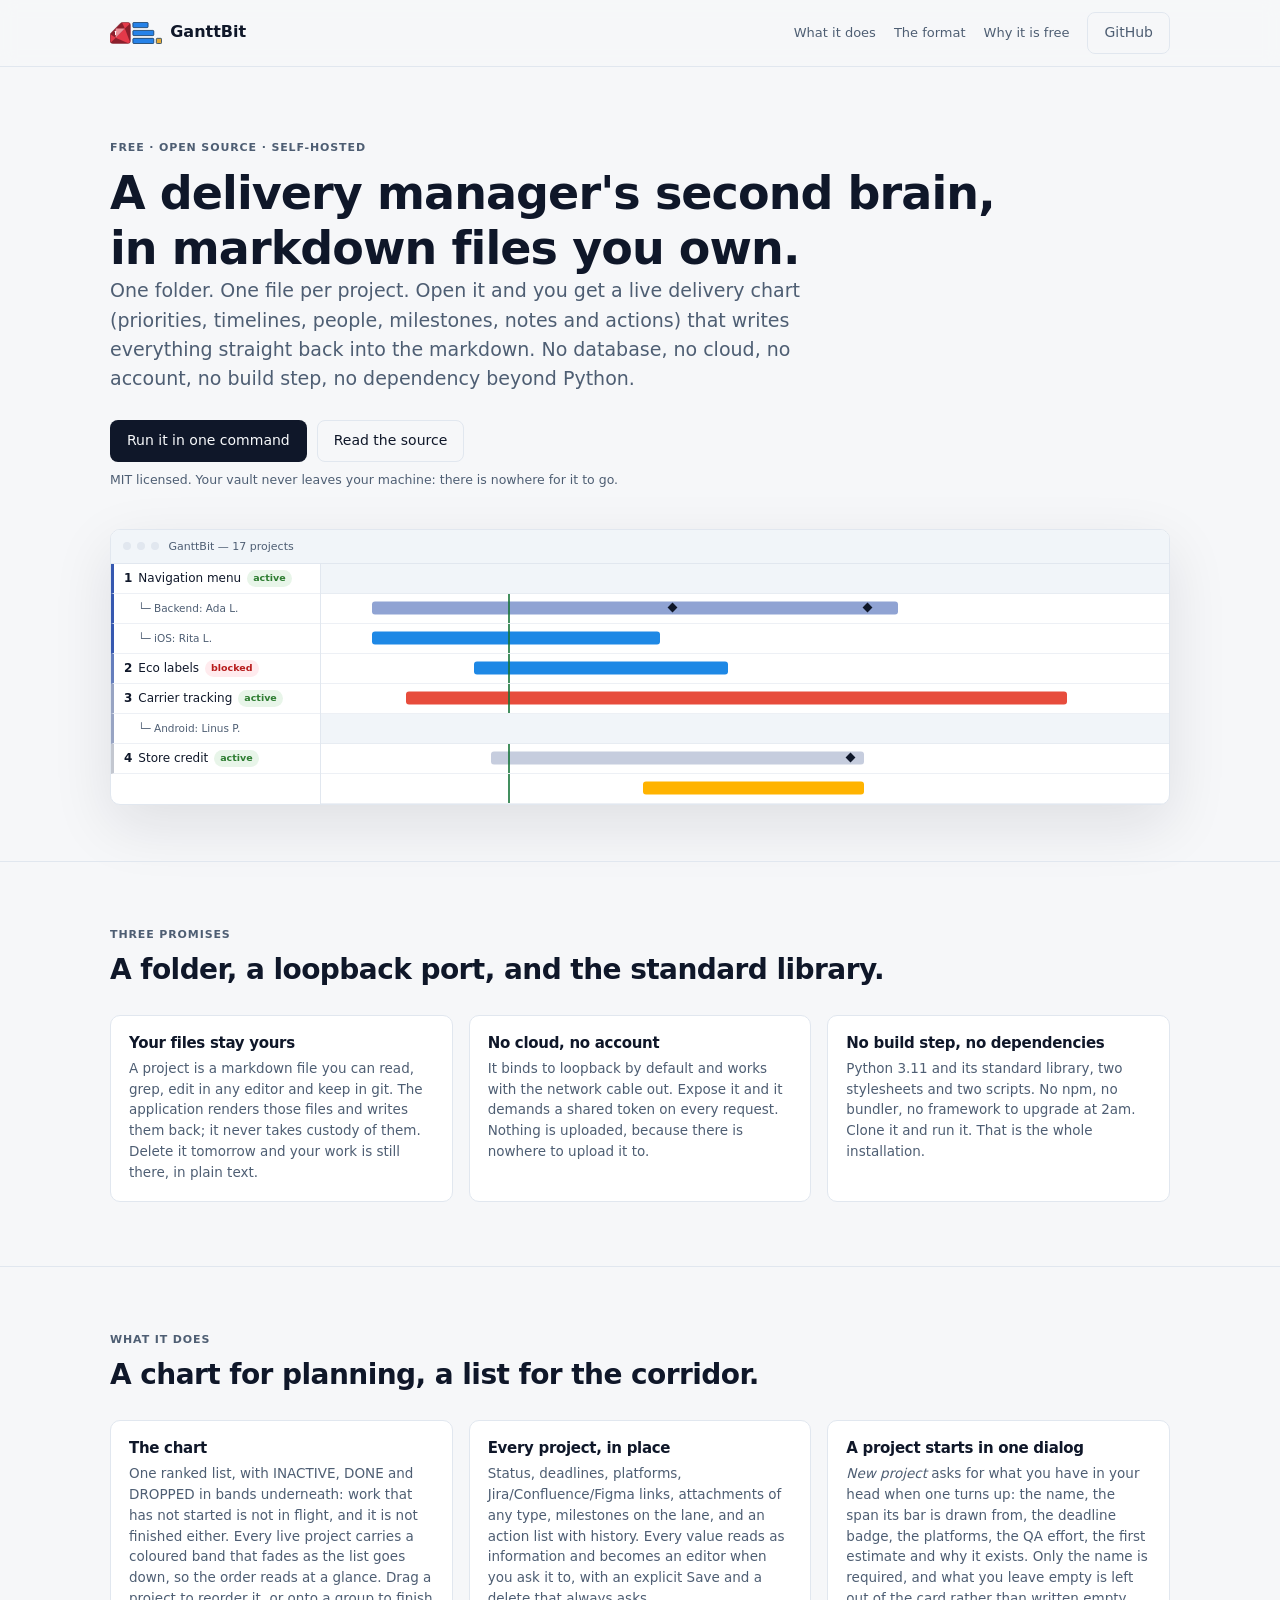
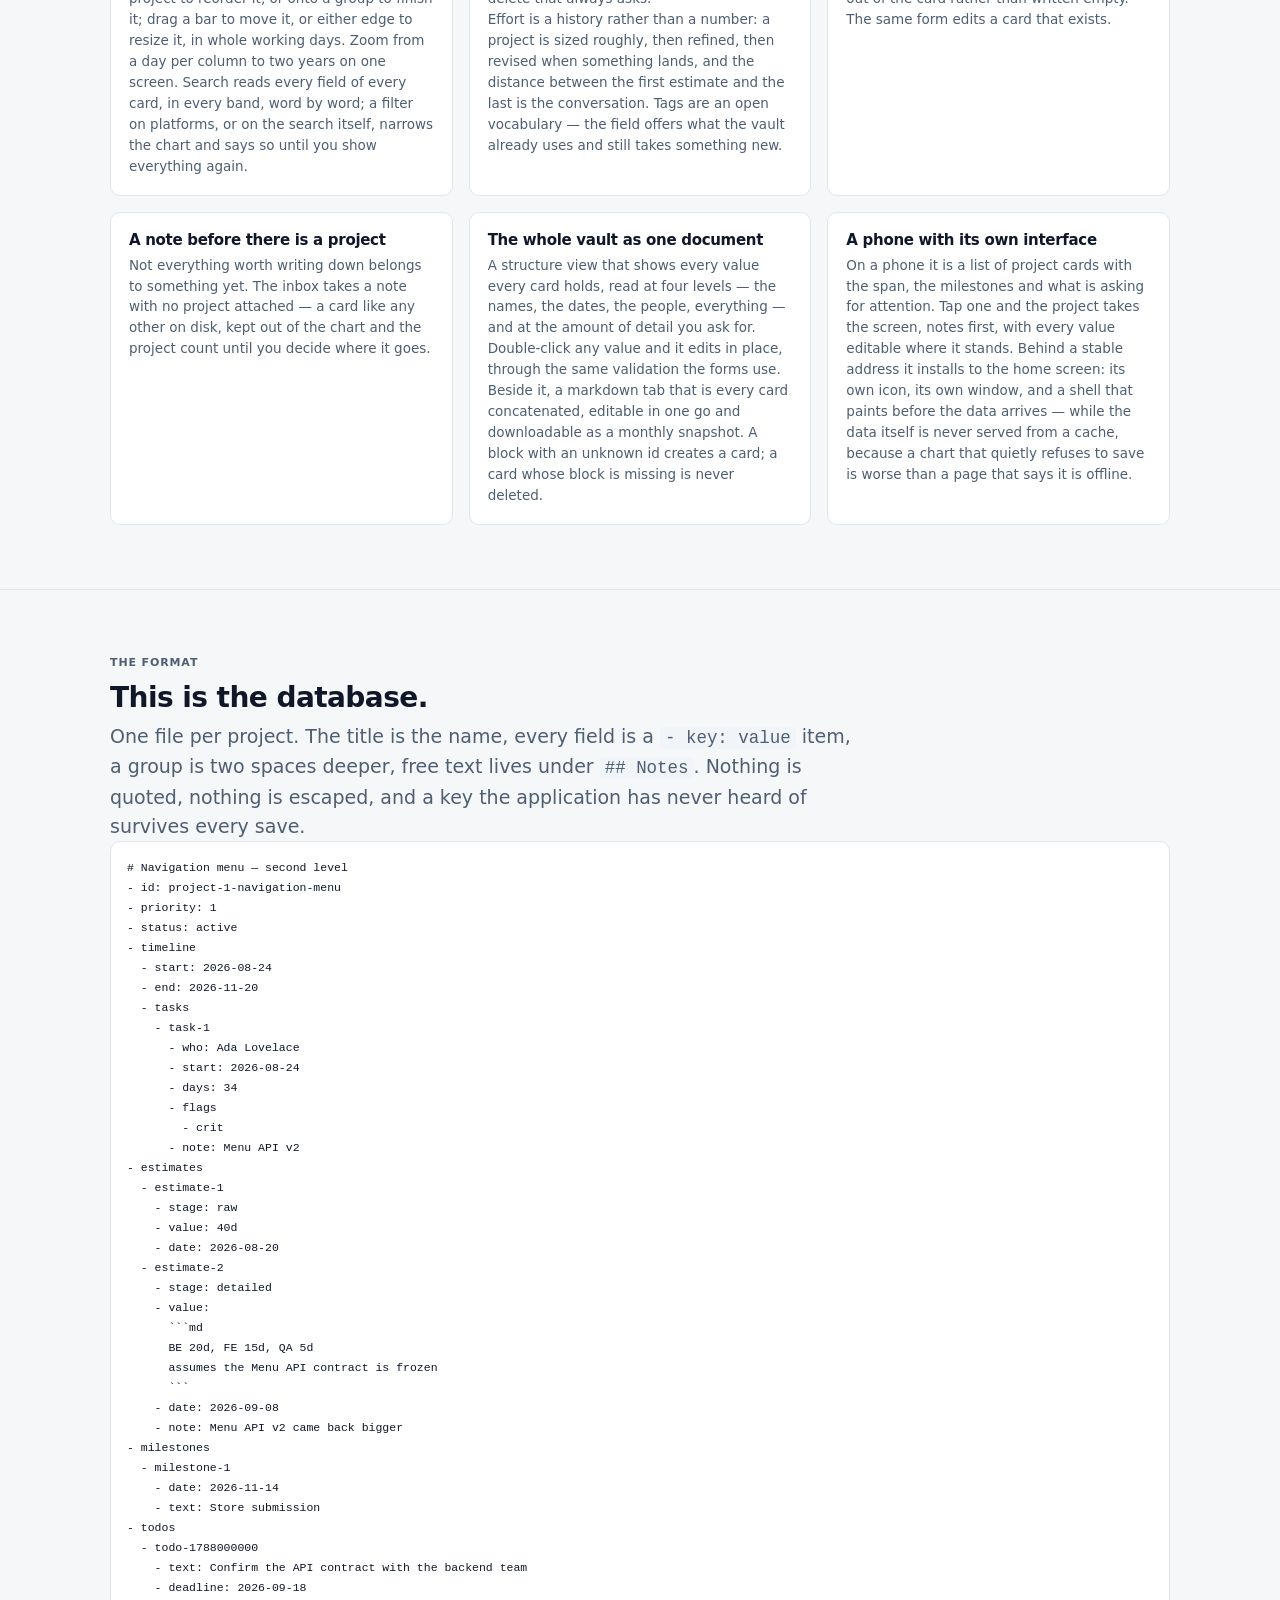
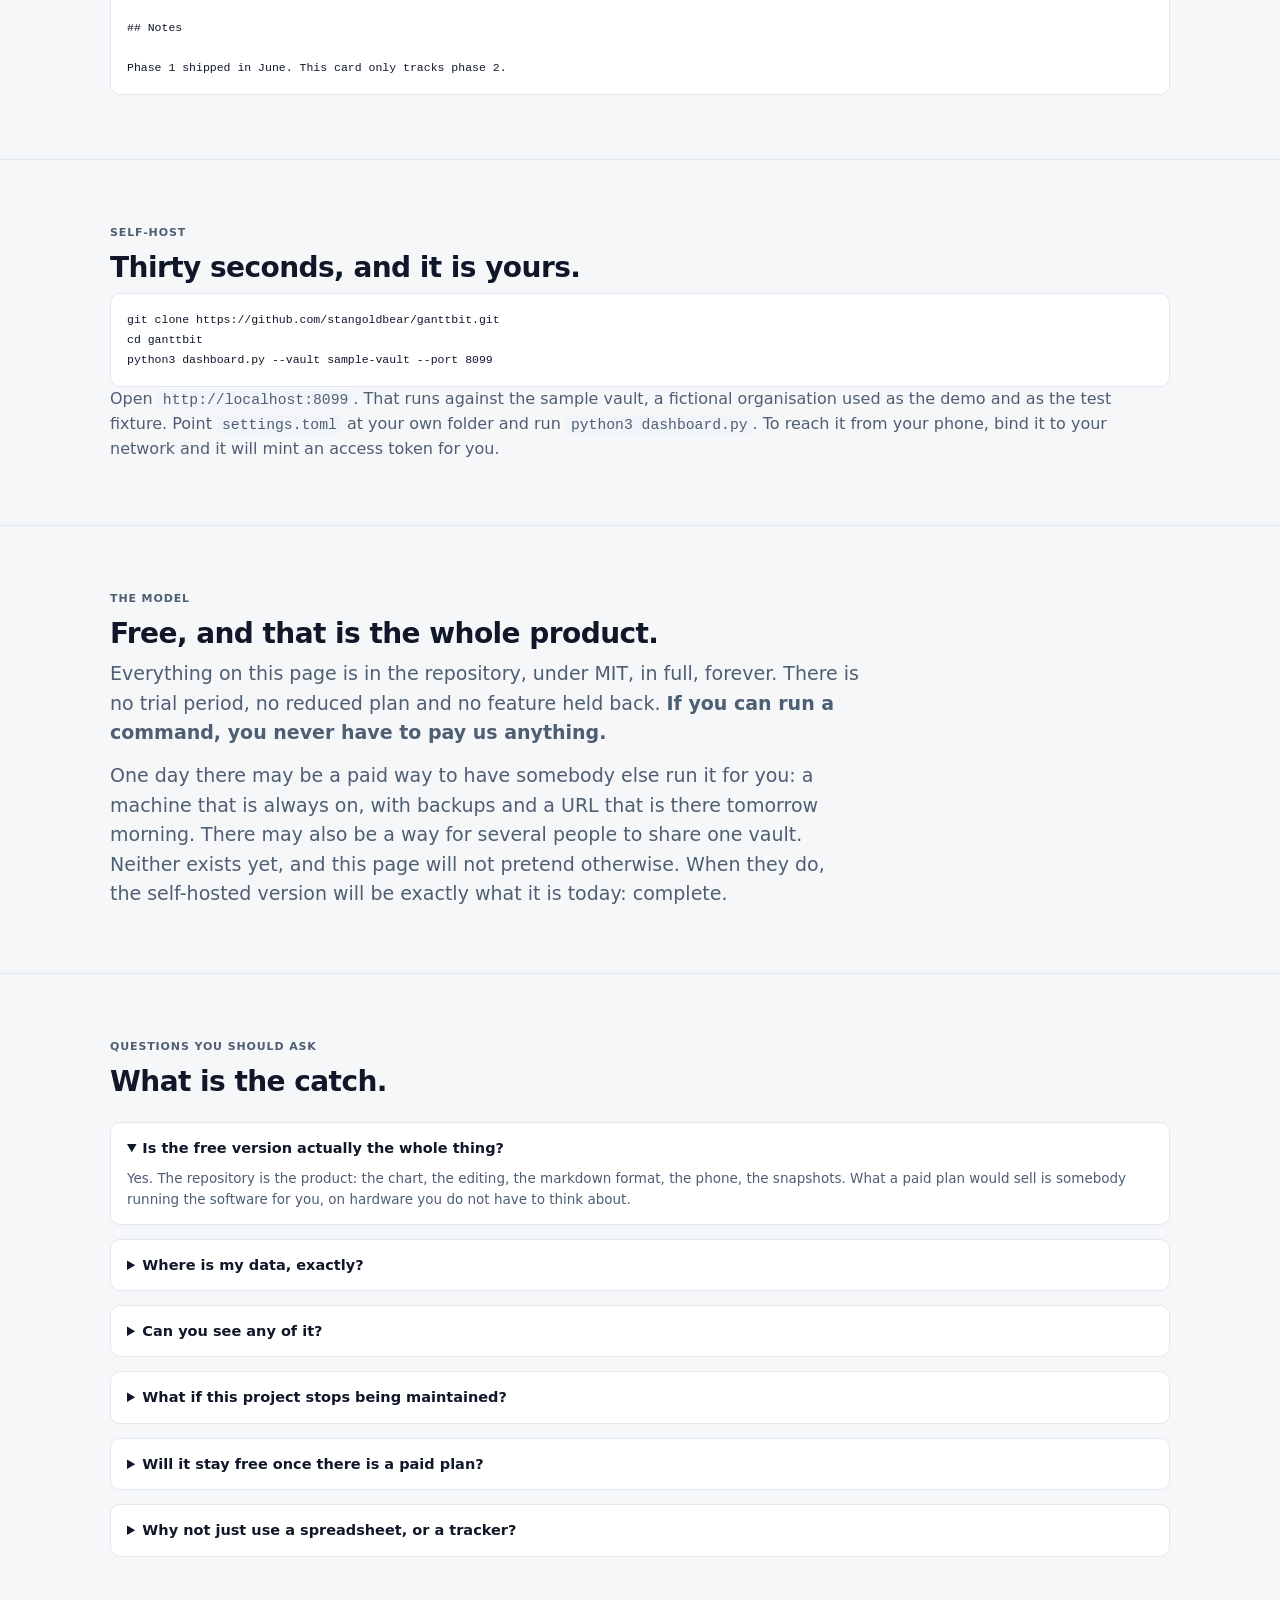
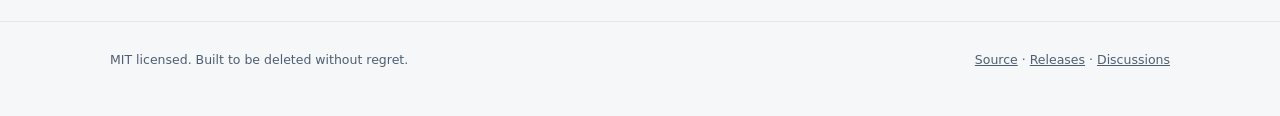
<file: docs/index.html>
<!DOCTYPE html>
<html lang="en">
<head>
<meta charset="utf-8">
<meta name="viewport" content="width=device-width, initial-scale=1">
<title>GanttBit: a delivery manager's second brain, in markdown files you own</title>
<meta name="description" content="A local, dependency-free delivery control center: a folder of markdown cards rendered as an interactive Gantt chart, with notes, milestones and a phone that works. Free, open source, self-hostable.">
<meta name="theme-color" content="#f6f7f9" media="(prefers-color-scheme: light)">
<meta name="theme-color" content="#0b1220" media="(prefers-color-scheme: dark)">
<link rel="icon" href="icon.svg">
<link rel="stylesheet" href="site.css">
<meta property="og:title" content="GanttBit">
<meta property="og:description" content="A folder of markdown files, rendered as a delivery chart. Yours, offline, free.">
<meta property="og:type" content="website">
</head>
<body>

<header class="top">
  <div class="wrap top__inner">
    <span class="mark">
      <img src="logo.svg" alt="">
      GanttBit
    </span>
    <nav>
      <a href="#what">What it does</a>
      <a href="#format">The format</a>
      <a href="#model">Why it is free</a>
      <a class="btn btn--ghost" href="https://github.com/stangoldbear/ganttbit">GitHub</a>
    </nav>
  </div>
</header>

<main>

<section class="hero">
  <div class="wrap">
    <p class="eyebrow">Free · open source · self-hosted</p>
    <h1>A delivery manager's second brain,<br>in markdown files you own.</h1>
    <p class="lead">One folder. One file per project. Open it and you get a live
    delivery chart (priorities, timelines, people, milestones, notes and actions)
    that writes everything straight back into the markdown. No database, no
    cloud, no account, no build step, no dependency beyond Python.</p>

    <div class="hero__actions">
      <a class="btn btn--primary" href="#selfhost">Run it in one command</a>
      <a class="btn btn--ghost" href="https://github.com/stangoldbear/ganttbit">Read the source</a>
    </div>
    <p class="hero__note">MIT licensed. Your vault never leaves your machine:
    there is nowhere for it to go.</p>

    <div class="shot" aria-hidden="true">
      <div class="shot__bar"><span class="shot__dot"></span><span class="shot__dot"></span><span class="shot__dot"></span>
        &nbsp;GanttBit — 17 projects</div>
      <div class="shot__grid">
        <div class="shot__labels">
          <div class="shot__row" style="--rail:hsl(var(--band-1))"><strong>1</strong> Navigation menu <span class="pill pill--active">active</span></div>
          <div class="shot__row shot__row--sub" style="--rail:hsl(var(--band-1))">└─ Backend: Ada L.</div>
          <div class="shot__row shot__row--sub" style="--rail:hsl(var(--band-1))">└─ iOS: Rita L.</div>
          <div class="shot__row" style="--rail:hsl(var(--band-2))"><strong>2</strong> Eco labels <span class="pill pill--blocked">blocked</span></div>
          <div class="shot__row" style="--rail:hsl(var(--band-3))"><strong>3</strong> Carrier tracking <span class="pill pill--active">active</span></div>
          <div class="shot__row shot__row--sub" style="--rail:hsl(var(--band-3))">└─ Android: Linus P.</div>
          <div class="shot__row" style="--rail:hsl(var(--band-4))"><strong>4</strong> Store credit <span class="pill pill--active">active</span></div>
        </div>
        <div>
          <div class="shot__lane" style="background:hsl(var(--muted))"></div>
          <div class="shot__lane">
            <span class="shot__bar-piece" style="left:6%;width:62%;background:hsl(var(--band-1)/.55)"></span>
            <span class="shot__mark" style="left:41%"></span>
            <span class="shot__mark" style="left:64%"></span>
            <span class="shot__today" style="left:22%"></span>
          </div>
          <div class="shot__lane"><span class="shot__bar-piece" style="left:6%;width:34%;background:#1e88e5"></span><span class="shot__today" style="left:22%"></span></div>
          <div class="shot__lane"><span class="shot__bar-piece" style="left:18%;width:30%;background:#1e88e5"></span><span class="shot__today" style="left:22%"></span></div>
          <div class="shot__lane">
            <span class="shot__bar-piece" style="left:10%;width:78%;background:#e74c3c"></span>
            <span class="shot__today" style="left:22%"></span>
          </div>
          <div class="shot__lane" style="background:hsl(var(--muted))"></div>
          <div class="shot__lane">
            <span class="shot__bar-piece" style="left:20%;width:44%;background:hsl(var(--band-3)/.55)"></span>
            <span class="shot__mark" style="left:62%"></span>
            <span class="shot__today" style="left:22%"></span>
          </div>
          <div class="shot__lane"><span class="shot__bar-piece" style="left:38%;width:26%;background:#ffb300"></span><span class="shot__today" style="left:22%"></span></div>
        </div>
      </div>
    </div>
  </div>
</section>

<section id="what">
  <div class="wrap">
    <p class="eyebrow">Three promises</p>
    <h2>A folder, a loopback port, and the standard library.</h2>
    <div class="grid grid--3">
      <div class="card">
        <h3>Your files stay yours</h3>
        <p>A project is a markdown file you can read, grep, edit in any editor
        and keep in git. The application renders those files and writes them
        back; it never takes custody of them. Delete it tomorrow and your work
        is still there, in plain text.</p>
      </div>
      <div class="card">
        <h3>No cloud, no account</h3>
        <p>It binds to loopback by default and works with the network cable out.
        Expose it and it demands a shared token on every request. Nothing is
        uploaded, because there is nowhere to upload it to.</p>
      </div>
      <div class="card">
        <h3>No build step, no dependencies</h3>
        <p>Python 3.11 and its standard library, two stylesheets and two
        scripts. No npm, no bundler, no framework to upgrade at 2am. Clone it
        and run it. That is the whole installation.</p>
      </div>
    </div>
  </div>
</section>

<section>
  <div class="wrap">
    <p class="eyebrow">What it does</p>
    <h2>A chart for planning, a list for the corridor.</h2>
    <div class="grid grid--2">
      <div class="card">
        <h3>The chart</h3>
        <p>One ranked list, with INACTIVE, DONE and DROPPED in bands underneath:
        work that has not started is not in flight, and it is not finished
        either. Every live project carries a coloured band that fades as the
        list goes down, so the order reads at a glance. Drag a project to
        reorder it, or onto a group to finish it; drag a bar to move it, or
        either edge to resize it, in whole working days. Zoom from a day per
        column to two years on one screen. Search reads every field of every
        card, in every band, word by word; a filter on platforms, or on the
        search itself, narrows the chart and says so until you show everything
        again.</p>
      </div>
      <div class="card">
        <h3>Every project, in place</h3>
        <p>Status, deadlines, platforms, Jira/Confluence/Figma links,
        attachments of any type, milestones on the lane, and an action list with
        history. Every value reads as information and becomes an editor when
        you ask it to, with an explicit Save and a delete that always asks.</p>
        <p>Effort is a history rather than a number: a project is sized roughly,
        then refined, then revised when something lands, and the distance
        between the first estimate and the last is the conversation. Tags are an
        open vocabulary — the field offers what the vault already uses and still
        takes something new.</p>
      </div>
      <div class="card">
        <h3>A project starts in one dialog</h3>
        <p><em>New project</em> asks for what you have in your head when one
        turns up: the name, the span its bar is drawn from, the deadline badge,
        the platforms, the QA effort, the first estimate and why it exists. Only
        the name is required, and what you leave empty is left out of the card
        rather than written empty. The same form edits a card that exists.</p>
      </div>
      <div class="card">
        <h3>A note before there is a project</h3>
        <p>Not everything worth writing down belongs to something yet. The
        inbox takes a note with no project attached — a card like any other on
        disk, kept out of the chart and the project count until you decide
        where it goes.</p>
      </div>
      <div class="card">
        <h3>The whole vault as one document</h3>
        <p>A structure view that shows every value every card holds, read at
        four levels — the names, the dates, the people, everything — and at the
        amount of detail you ask for. Double-click any value and it edits in
        place, through the same validation the forms use. Beside it, a markdown
        tab that is every card concatenated, editable in one go and downloadable
        as a monthly snapshot. A block with an unknown id creates a card; a card
        whose block is missing is never deleted.</p>
      </div>
      <div class="card">
        <h3>A phone with its own interface</h3>
        <p>On a phone it is a list of project cards with the span, the
        milestones and what is asking for attention. Tap one and the project
        takes the screen, notes first, with every value editable where it
        stands. Behind a stable address it installs to the home screen: its own
        icon, its own window, and a shell that paints before the data arrives —
        while the data itself is never served from a cache, because a chart that
        quietly refuses to save is worse than a page that says it is offline.</p>
      </div>
    </div>
  </div>
</section>

<section id="format">
  <div class="wrap">
    <p class="eyebrow">The format</p>
    <h2>This is the database.</h2>
    <p class="lead">One file per project. The title is the name, every field is
    a <code>- key: value</code> item, a group is two spaces deeper, free text
    lives under <code>## Notes</code>. Nothing is quoted, nothing is escaped,
    and a key the application has never heard of survives every save.</p>
<pre><code># Navigation menu — second level
- id: project-1-navigation-menu
- priority: 1
- status: active
- timeline
  - start: 2026-08-24
  - end: 2026-11-20
  - tasks
    - task-1
      - who: Ada Lovelace
      - start: 2026-08-24
      - days: 34
      - flags
        - crit
      - note: Menu API v2
- estimates
  - estimate-1
    - stage: raw
    - value: 40d
    - date: 2026-08-20
  - estimate-2
    - stage: detailed
    - value:
      ```md
      BE 20d, FE 15d, QA 5d
      assumes the Menu API contract is frozen
      ```
    - date: 2026-09-08
    - note: Menu API v2 came back bigger
- milestones
  - milestone-1
    - date: 2026-11-14
    - text: Store submission
- todos
  - todo-1788000000
    - text: Confirm the API contract with the backend team
    - deadline: 2026-09-18

## Notes

Phase 1 shipped in June. This card only tracks phase 2.</code></pre>
  </div>
</section>

<section id="selfhost">
  <div class="wrap">
    <p class="eyebrow">Self-host</p>
    <h2>Thirty seconds, and it is yours.</h2>
<pre><code>git clone https://github.com/stangoldbear/ganttbit.git
cd ganttbit
python3 dashboard.py --vault sample-vault --port 8099</code></pre>
    <p>Open <code>http://localhost:8099</code>. That runs against the sample
    vault, a fictional organisation used as the demo and as the test fixture.
    Point <code>settings.toml</code> at your own folder and run
    <code>python3 dashboard.py</code>. To reach it from your phone, bind it to
    your network and it will mint an access token for you.</p>
  </div>
</section>

<section id="model">
  <div class="wrap">
    <p class="eyebrow">The model</p>
    <h2>Free, and that is the whole product.</h2>
    <p class="lead">Everything on this page is in the repository, under MIT, in
    full, forever. There is no trial period, no reduced plan and no feature
    held back. <strong>If you can run a command, you never have to pay us
    anything.</strong></p>
    <p class="lead" style="margin-top:14px">One day there may be a paid way to
    have somebody else run it for you: a machine that is always on, with
    backups and a URL that is there tomorrow morning. There may also be a way
    for several people to share one vault. Neither exists yet, and this page
    will not pretend otherwise. When they do, the self-hosted version will be
    exactly what it is today: complete.</p>
  </div>
</section>

<section>
  <div class="wrap">
    <p class="eyebrow">Questions you should ask</p>
    <h2>What is the catch.</h2>
    <div class="faq">
      <details open>
        <summary>Is the free version actually the whole thing?</summary>
        <p>Yes. The repository is the product: the chart, the editing, the
        markdown format, the phone, the snapshots. What a paid plan would sell
        is somebody running the software for you, on hardware you do not have
        to think about.</p>
      </details>
      <details>
        <summary>Where is my data, exactly?</summary>
        <p>In the folder you pointed the application at, as markdown files, one
        per project, with attachments beside them. There is no database and no
        hidden index. Back it up by copying a folder; version it by committing
        one.</p>
      </details>
      <details>
        <summary>Can you see any of it?</summary>
        <p>No. The self-hosted application makes no outbound request of any
        kind: it has a content security policy that forbids one and no
        telemetry to send. On the hosted plan we would hold your files the way
        any host does, and you can leave with them at any time.</p>
      </details>
      <details>
        <summary>What if this project stops being maintained?</summary>
        <p>You keep a working copy of a program with no dependencies and no
        build step, and a vault of plain markdown that any editor can open. The
        worst case is a folder of files that outlives the software, which is
        why the format is what it is.</p>
      </details>
      <details>
        <summary>Will it stay free once there is a paid plan?</summary>
        <p>The application stays exactly as it is: MIT, complete, self-hostable.
        Anything paid would be somebody running it for you, or several people
        sharing one vault. Features already in your copy stay in it.</p>
      </details>
      <details>
        <summary>Why not just use a spreadsheet, or a tracker?</summary>
        <p>Because a spreadsheet does not draw a delivery plan, and a tracker
        owns your data, charges per seat and still cannot tell you what is
        blocked this week without four clicks. This is one screen, built for
        one person who has to answer that question all day.</p>
      </details>
    </div>
  </div>
</section>

</main>

<footer class="bottom">
  <div class="wrap" style="display:flex;gap:14px;justify-content:space-between;flex-wrap:wrap">
    <span>MIT licensed. Built to be deleted without regret.</span>
    <span>
      <a href="https://github.com/stangoldbear/ganttbit">Source</a> ·
      <a href="https://github.com/stangoldbear/ganttbit/releases">Releases</a> ·
      <a href="https://github.com/stangoldbear/ganttbit/discussions">Discussions</a>
    </span>
  </div>
</footer>

</body>
</html>
</file>
<file: docs/site.css>
/* ============================================================================
   GanttBit: the public page.

   The same vocabulary as the application: the shadcn tokens it was ported onto,
   the same diamond, light and dark by the system preference. A landing page
   that looks like the thing it is selling is the cheapest honest signal there
   is, and the only one this page makes.
   ========================================================================== */

:root {
  --background: 210 20% 97%;
  --foreground: 222 47% 11%;
  --card: 0 0% 100%;
  --muted: 210 40% 96%;
  --muted-foreground: 215 19% 38%;
  --border: 214 32% 91%;
  --primary: 222 47% 11%;
  --primary-foreground: 210 40% 98%;
  --accent: 210 40% 94%;
  --today: 142 69% 27%;
  /* The priority ramp: one hue, fading down the list. The application solves
     these against whichever theme is on; the page only has to show the idea. */
  --band-1: 223 53% 45%;
  --band-2: 223 40% 57%;
  --band-3: 223 26% 68%;
  --band-4: 223 12% 79%;
  --radius: 10px;
  --font-sans: system-ui, -apple-system, 'Segoe UI', Roboto, sans-serif;
  --font-mono: ui-monospace, 'SF Mono', Menlo, Consolas, monospace;
}

@media (prefers-color-scheme: dark) {
  :root {
    --background: 222 47% 7%;
    --foreground: 210 40% 96%;
    --card: 222 44% 10%;
    --muted: 217 33% 15%;
    --muted-foreground: 215 20% 70%;
    --border: 217 33% 20%;
    --primary: 210 40% 96%;
    --primary-foreground: 222 47% 11%;
    --accent: 217 33% 20%;
    --today: 142 55% 42%;
  }
}

* { box-sizing: border-box; margin: 0; padding: 0; }

body {
  font-family: var(--font-sans);
  background: hsl(var(--background));
  color: hsl(var(--foreground));
  line-height: 1.55;
  -webkit-font-smoothing: antialiased;
}

.wrap { width: min(1060px, 100% - 40px); margin: 0 auto; }
section { padding: 64px 0; border-top: 1px solid hsl(var(--border)); }
section:first-of-type { border-top: none; }

h1, h2, h3 { line-height: 1.2; letter-spacing: -.02em; }
h1 { font-size: clamp(32px, 5vw, 46px); font-weight: 600; }
h2 { font-size: clamp(22px, 3vw, 28px); font-weight: 600; margin-bottom: 8px; }
h3 { font-size: 15px; font-weight: 600; }
p { color: hsl(var(--muted-foreground)); }
.lead { font-size: clamp(16px, 2vw, 19px); max-width: 62ch; }
.eyebrow {
  font-size: 11px; font-weight: 600; text-transform: uppercase; letter-spacing: .08em;
  color: hsl(var(--muted-foreground)); margin-bottom: 10px;
}

/* ─── Header ─────────────────────────────────────────────────────────────── */
header.top {
  position: sticky; top: 0; z-index: 5;
  background: hsl(var(--background) / .88); backdrop-filter: blur(8px);
  border-bottom: 1px solid hsl(var(--border));
}
.top__inner { display: flex; align-items: center; justify-content: space-between; padding: 12px 0; }
.mark { display: flex; align-items: center; gap: 8px; font-weight: 600; }
.mark img { height: 22px; width: auto; }
.top nav { display: flex; align-items: center; gap: 18px; font-size: 13px; }
.top nav a { color: hsl(var(--muted-foreground)); text-decoration: none; }
.top nav a:hover { color: hsl(var(--foreground)); }

/* ─── Buttons ────────────────────────────────────────────────────────────── */
.btn {
  display: inline-flex; align-items: center; gap: 8px;
  padding: 9px 16px; border-radius: 8px; border: 1px solid transparent;
  font-size: 14px; font-weight: 500; text-decoration: none; cursor: pointer;
}
.btn--primary { background: hsl(var(--primary)); color: hsl(var(--primary-foreground)); }
.btn--ghost { border-color: hsl(var(--border)); color: hsl(var(--foreground)); }
.btn--ghost:hover { background: hsl(var(--accent)); }

/* ─── Hero ───────────────────────────────────────────────────────────────── */
.hero { padding: 72px 0 56px; }
.hero__actions { display: flex; gap: 10px; flex-wrap: wrap; margin: 26px 0 8px; }
.hero__note { font-size: 12.5px; color: hsl(var(--muted-foreground)); }

/* A miniature of the interface, drawn rather than photographed: no screenshot
   to go stale, and it is the same design language either way. */
.shot {
  margin-top: 40px; background: hsl(var(--card));
  border: 1px solid hsl(var(--border)); border-radius: var(--radius);
  overflow: hidden; box-shadow: 0 20px 60px hsl(222 47% 11% / .10);
}
.shot__bar {
  display: flex; align-items: center; gap: 6px; padding: 8px 12px;
  border-bottom: 1px solid hsl(var(--border)); background: hsl(var(--muted));
  font-size: 11px; color: hsl(var(--muted-foreground));
}
.shot__dot { width: 8px; height: 8px; border-radius: 999px; background: hsl(var(--border)); }
.shot__grid { display: grid; grid-template-columns: 210px 1fr; }
.shot__labels { border-right: 1px solid hsl(var(--border)); }
.shot__lane { position: relative; border-bottom: 1px solid hsl(var(--border) / .6); height: 30px; }
.shot__row {
  display: flex; align-items: center; gap: 6px; height: 30px; padding: 0 10px;
  border-bottom: 1px solid hsl(var(--border) / .6); font-size: 12px;
  border-left: 3px solid var(--rail, transparent);
}
.shot__row--group {
  background: hsl(var(--muted)); font-size: 10px; font-weight: 600;
  text-transform: uppercase; letter-spacing: .05em; color: hsl(var(--muted-foreground));
}
.shot__row--sub { font-size: 10.5px; color: hsl(var(--muted-foreground)); padding-left: 24px; }
.shot__bar-piece {
  position: absolute; top: 50%; transform: translateY(-50%);
  height: 13px; border-radius: 3px;
}
.shot__mark {
  position: absolute; top: 50%; width: 7px; height: 7px; margin-top: -4px;
  background: hsl(var(--foreground)); transform: rotate(45deg);
}
.shot__today { position: absolute; top: 0; bottom: 0; width: 2px; background: hsl(var(--today) / .8); }
.pill {
  font-size: 9.5px; font-weight: 600; padding: 1px 6px; border-radius: 999px;
  background: hsl(var(--muted)); color: hsl(var(--muted-foreground));
}
.pill--active { background: #e8f5e9; color: #2e7d32; }
.pill--blocked { background: #ffebee; color: #b71c1c; }

/* ─── Grids ──────────────────────────────────────────────────────────────── */
.grid { display: grid; gap: 16px; margin-top: 28px; }
.grid--3 { grid-template-columns: repeat(auto-fit, minmax(260px, 1fr)); }
.grid--2 { grid-template-columns: repeat(auto-fit, minmax(320px, 1fr)); }
.card {
  background: hsl(var(--card)); border: 1px solid hsl(var(--border));
  border-radius: var(--radius); padding: 18px;
}
.card h3 { margin-bottom: 6px; }
.card p { font-size: 13.5px; }

pre {
  background: hsl(var(--card)); border: 1px solid hsl(var(--border));
  border-radius: var(--radius); padding: 16px; overflow-x: auto;
  font-family: var(--font-mono); font-size: 12.5px; line-height: 1.6;
  color: hsl(var(--foreground));
}
code { font-family: var(--font-mono); font-size: .92em; }
p code { background: hsl(var(--muted)); padding: 1px 5px; border-radius: 4px; }

/* ─── Plans ──────────────────────────────────────────────────────────────── */
.plan { display: flex; flex-direction: column; }
.plan--main { border-color: hsl(var(--foreground) / .35); }
.plan__price { font-size: 28px; font-weight: 600; letter-spacing: -.02em; margin: 10px 0 2px; }
.plan__price small { font-size: 13px; font-weight: 400; color: hsl(var(--muted-foreground)); }
.plan ul { list-style: none; margin: 14px 0 18px; display: grid; gap: 7px; }
.plan li { font-size: 13.5px; color: hsl(var(--muted-foreground)); padding-left: 18px; position: relative; }
.plan li::before {
  content: ''; position: absolute; left: 3px; top: 8px;
  width: 6px; height: 6px; background: hsl(var(--foreground)); transform: rotate(45deg);
}
.plan .btn { margin-top: auto; justify-content: center; }
.badge-soon {
  font-size: 10px; font-weight: 600; text-transform: uppercase; letter-spacing: .06em;
  padding: 2px 7px; border-radius: 999px; border: 1px solid hsl(var(--border));
  color: hsl(var(--muted-foreground));
}

.faq { display: grid; gap: 14px; margin-top: 24px; }
.faq details {
  background: hsl(var(--card)); border: 1px solid hsl(var(--border));
  border-radius: var(--radius); padding: 14px 16px;
}
.faq summary { font-weight: 600; font-size: 14.5px; cursor: pointer; }
.faq p { font-size: 13.5px; margin-top: 8px; }

footer.bottom {
  border-top: 1px solid hsl(var(--border)); padding: 28px 0 48px;
  font-size: 12.5px; color: hsl(var(--muted-foreground));
  display: flex; gap: 14px; justify-content: space-between; flex-wrap: wrap;
}
footer.bottom a { color: inherit; }

@media (max-width: 720px) {
  section { padding: 44px 0; }
  .shot__grid { grid-template-columns: 130px 1fr; }
  .top nav a:not(.btn) { display: none; }
}
</file>
